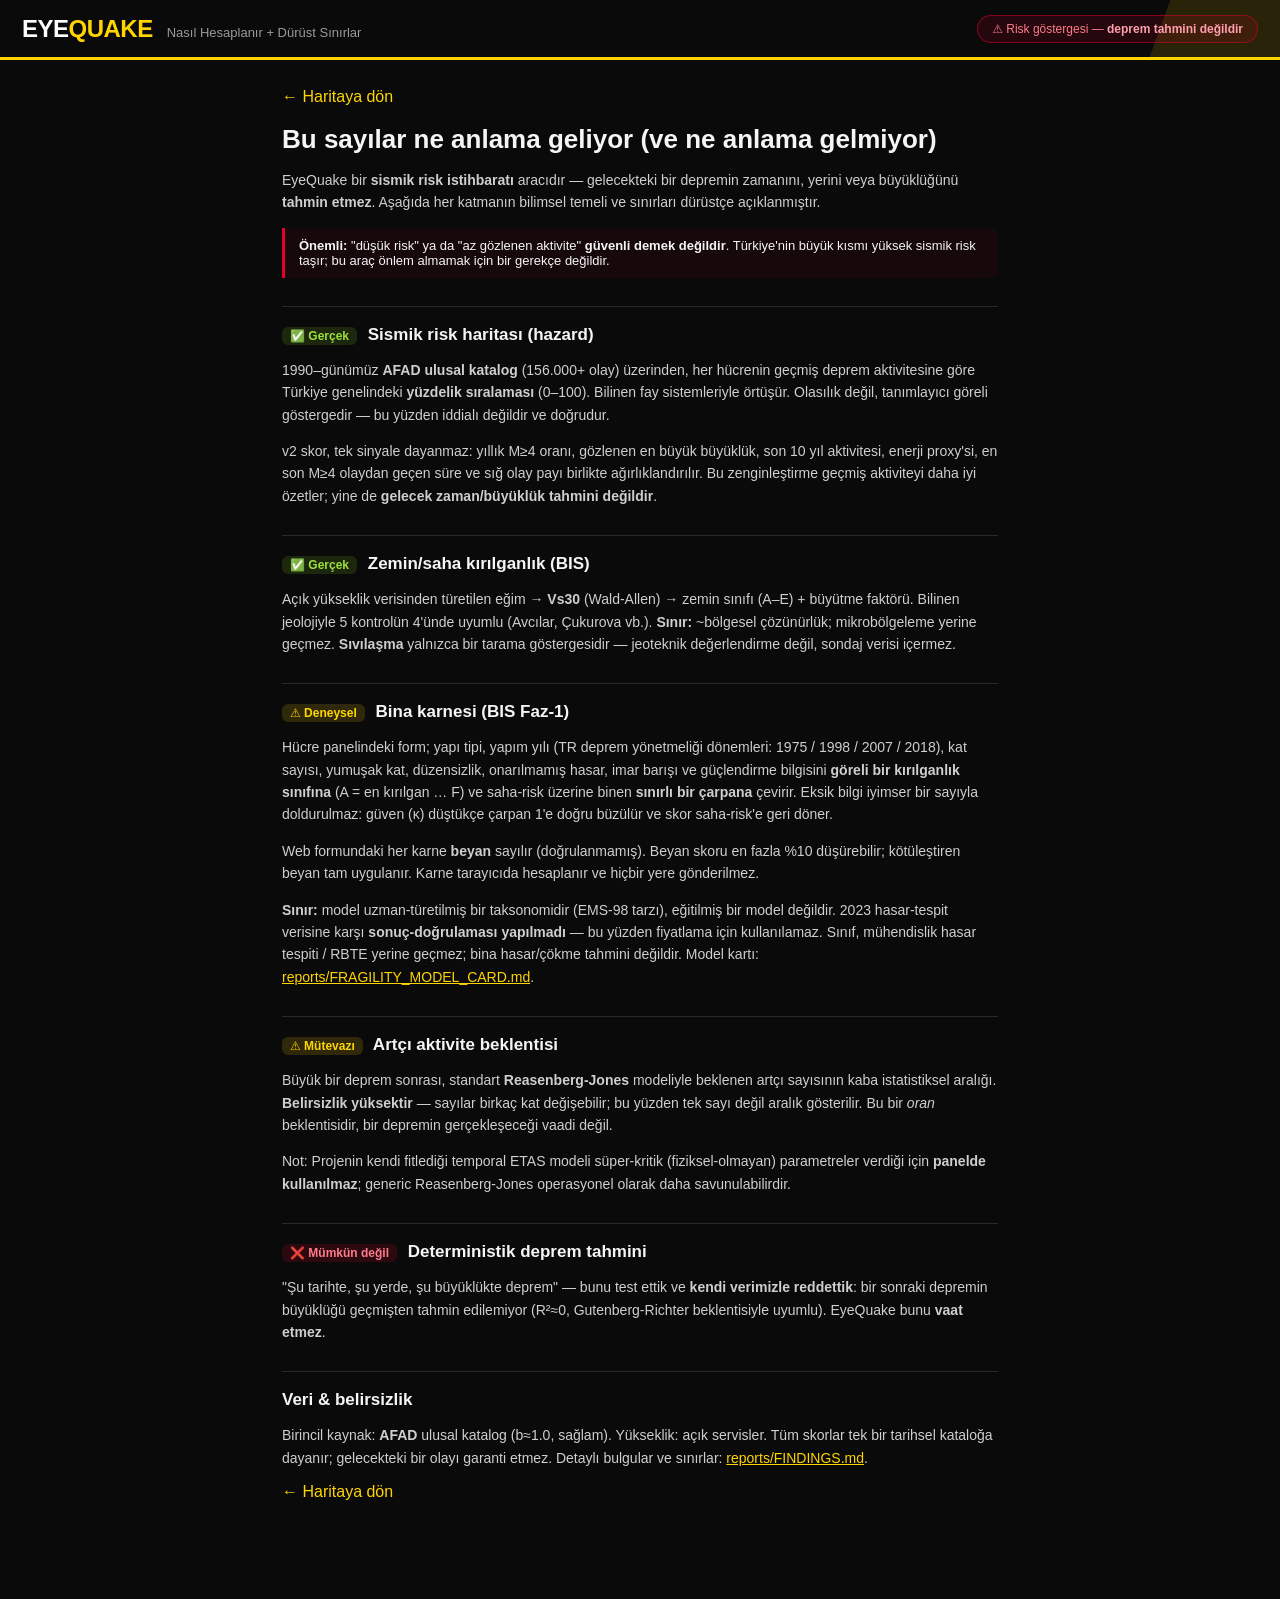
<file: web/methodology.html>
<!DOCTYPE html>
<html lang="tr">
<head>
  <meta charset="UTF-8" />
  <meta name="viewport" content="width=device-width, initial-scale=1.0" />
  <title>EyeQuake — Nasıl Hesaplanır + Dürüst Sınırlar</title>
  <link rel="stylesheet" href="./style.css" />
  <style>
    .doc { max-width: 760px; margin: 0 auto; padding: 28px 22px 80px; color: var(--eq-text); }
    .doc h1 { font-size: 26px; margin: 0 0 6px; }
    .doc h2 { font-size: 17px; margin: 28px 0 8px; border-top: 1px solid #2a2a2a; padding-top: 18px; }
    .doc p, .doc li { color: #cfcfcf; font-size: 14px; line-height: 1.6; }
    .doc .tag { display: inline-block; font-size: 12px; font-weight: 700; padding: 2px 8px;
      border-radius: 6px; margin-right: 6px; }
    .ok { background: rgba(126,203,32,0.15); color: #9be23a; }
    .mid { background: rgba(255,213,0,0.15); color: var(--eq-yellow); }
    .no { background: rgba(229,0,43,0.15); color: #ff7a8c; }
    .doc a { color: var(--eq-yellow); }
    .back { display: inline-block; margin-bottom: 18px; color: var(--eq-yellow); text-decoration: none; }
    .warn { border-left: 3px solid var(--eq-red); padding: 10px 14px; background: rgba(229,0,43,0.06);
      font-size: 13px; border-radius: 0 8px 8px 0; margin: 12px 0; }
  </style>
</head>
<body>
  <header class="topbar">
    <div class="brand">
      <span class="logo">EYE<span class="logo-accent">QUAKE</span></span>
      <span class="tagline">Nasıl Hesaplanır + Dürüst Sınırlar</span>
    </div>
    <div class="disclaimer-pill">⚠ Risk göstergesi — <strong>deprem tahmini değildir</strong></div>
  </header>

  <main class="doc">
    <a class="back" href="./index.html">← Haritaya dön</a>
    <h1>Bu sayılar ne anlama geliyor (ve ne anlama gelmiyor)</h1>
    <p>EyeQuake bir <strong>sismik risk istihbaratı</strong> aracıdır — gelecekteki bir
       depremin zamanını, yerini veya büyüklüğünü <strong>tahmin etmez</strong>. Aşağıda her
       katmanın bilimsel temeli ve sınırları dürüstçe açıklanmıştır.</p>

    <div class="warn"><strong>Önemli:</strong> "düşük risk" ya da "az gözlenen aktivite"
       <strong>güvenli demek değildir</strong>. Türkiye'nin büyük kısmı yüksek sismik risk
       taşır; bu araç önlem almamak için bir gerekçe değildir.</div>

    <h2><span class="tag ok">✅ Gerçek</span> Sismik risk haritası (hazard)</h2>
    <p>1990–günümüz <strong>AFAD ulusal katalog</strong> (156.000+ olay) üzerinden, her
       hücrenin geçmiş deprem aktivitesine göre Türkiye genelindeki <strong>yüzdelik
       sıralaması</strong> (0–100). Bilinen fay sistemleriyle örtüşür. Olasılık değil,
       tanımlayıcı göreli göstergedir — bu yüzden iddialı değildir ve doğrudur.</p>
    <p>v2 skor, tek sinyale dayanmaz: yıllık M≥4 oranı, gözlenen en büyük büyüklük,
       son 10 yıl aktivitesi, enerji proxy'si, en son M≥4 olaydan geçen süre ve sığ
       olay payı birlikte ağırlıklandırılır. Bu zenginleştirme geçmiş aktiviteyi daha
       iyi özetler; yine de <strong>gelecek zaman/büyüklük tahmini değildir</strong>.</p>

    <h2><span class="tag ok">✅ Gerçek</span> Zemin/saha kırılganlık (BIS)</h2>
    <p>Açık yükseklik verisinden türetilen eğim → <strong>Vs30</strong> (Wald-Allen) →
       zemin sınıfı (A–E) + büyütme faktörü. Bilinen jeolojiyle 5 kontrolün 4'ünde uyumlu
       (Avcılar, Çukurova vb.). <strong>Sınır:</strong> ~bölgesel çözünürlük; mikrobölgeleme
       yerine geçmez. <strong>Sıvılaşma</strong> yalnızca bir tarama göstergesidir —
       jeoteknik değerlendirme değil, sondaj verisi içermez.</p>

    <h2><span class="tag mid">⚠️ Deneysel</span> Bina karnesi (BIS Faz-1)</h2>
    <p>Hücre panelindeki form; yapı tipi, yapım yılı (TR deprem yönetmeliği dönemleri:
       1975 / 1998 / 2007 / 2018), kat sayısı, yumuşak kat, düzensizlik, onarılmamış hasar,
       imar barışı ve güçlendirme bilgisini <strong>göreli bir kırılganlık sınıfına</strong>
       (A = en kırılgan … F) ve saha-risk üzerine binen <strong>sınırlı bir çarpana</strong>
       çevirir. Eksik bilgi iyimser bir sayıyla doldurulmaz: güven (κ) düştükçe çarpan 1'e
       doğru büzülür ve skor saha-risk'e geri döner.</p>
    <p>Web formundaki her karne <strong>beyan</strong> sayılır (doğrulanmamış). Beyan skoru en
       fazla %10 düşürebilir; kötüleştiren beyan tam uygulanır. Karne tarayıcıda hesaplanır ve
       hiçbir yere gönderilmez.</p>
    <p><strong>Sınır:</strong> model uzman-türetilmiş bir taksonomidir (EMS-98 tarzı), eğitilmiş
       bir model değildir. 2023 hasar-tespit verisine karşı <strong>sonuç-doğrulaması yapılmadı</strong>
       — bu yüzden fiyatlama için kullanılamaz. Sınıf, mühendislik hasar tespiti / RBTE yerine
       geçmez; bina hasar/çökme tahmini değildir. Model kartı:
       <a href="https://github.com/Miraakbutnotded/Eyequake/blob/main/reports/FRAGILITY_MODEL_CARD.md"
          target="_blank">reports/FRAGILITY_MODEL_CARD.md</a>.</p>

    <h2><span class="tag mid">⚠️ Mütevazı</span> Artçı aktivite beklentisi</h2>
    <p>Büyük bir deprem sonrası, standart <strong>Reasenberg-Jones</strong> modeliyle
       beklenen artçı sayısının kaba istatistiksel aralığı. <strong>Belirsizlik yüksektir</strong>
       — sayılar birkaç kat değişebilir; bu yüzden tek sayı değil aralık gösterilir. Bu bir
       <em>oran</em> beklentisidir, bir depremin gerçekleşeceği vaadi değil.</p>
    <p>Not: Projenin kendi fitlediği temporal ETAS modeli süper-kritik (fiziksel-olmayan)
       parametreler verdiği için <strong>panelde kullanılmaz</strong>; generic Reasenberg-Jones
       operasyonel olarak daha savunulabilirdir.</p>

    <h2><span class="tag no">❌ Mümkün değil</span> Deterministik deprem tahmini</h2>
    <p>"Şu tarihte, şu yerde, şu büyüklükte deprem" — bunu test ettik ve <strong>kendi verimizle
       reddettik</strong>: bir sonraki depremin büyüklüğü geçmişten tahmin edilemiyor (R²≈0,
       Gutenberg-Richter beklentisiyle uyumlu). EyeQuake bunu <strong>vaat etmez</strong>.</p>

    <h2>Veri & belirsizlik</h2>
    <p>Birincil kaynak: <strong>AFAD</strong> ulusal katalog (b≈1.0, sağlam). Yükseklik:
       açık servisler. Tüm skorlar tek bir tarihsel kataloğa dayanır; gelecekteki bir olayı
       garanti etmez. Detaylı bulgular ve sınırlar:
       <a href="https://github.com/Miraakbutnotded/Eyequake/blob/main/reports/FINDINGS.md"
          target="_blank">reports/FINDINGS.md</a>.</p>

    <a class="back" href="./index.html">← Haritaya dön</a>
  </main>
</body>
</html>
</file>
<file: web/style.css>
:root {
  --eq-yellow: #ffd500;
  --eq-black: #0a0a0a;
  --eq-ink: #161616;
  --eq-red: #e5002b;
  --eq-text: #f5f5f5;
  --eq-muted: #9a9a9a;
  --panel-w: 360px;
  --bar-h: 60px;
  --foot-h: 34px;
  font-family: "Inter", "Helvetica Neue", Arial, system-ui, sans-serif;
}

* { box-sizing: border-box; }
html, body { margin: 0; height: 100%; background: var(--eq-black); color: var(--eq-text); }

/* --- Top bar (siyah + sarı diyagonal aksan) --- */
.topbar {
  height: var(--bar-h);
  display: flex; align-items: center; justify-content: space-between;
  padding: 0 22px;
  background: var(--eq-black);
  border-bottom: 3px solid var(--eq-yellow);
  position: relative; overflow: hidden;
}
.topbar::after {
  content: ""; position: absolute; right: -40px; top: 0; bottom: 0; width: 160px;
  background: var(--eq-yellow); transform: skewX(-20deg); opacity: 0.12;
}
.brand { display: flex; align-items: baseline; gap: 14px; }
.logo { font-size: 24px; font-weight: 800; letter-spacing: -0.5px; color: #fff; }
.logo-accent { color: var(--eq-yellow); }
.tagline { font-size: 13px; color: var(--eq-muted); font-weight: 500; }
.disclaimer-pill {
  background: rgba(229, 0, 43, 0.12); color: #ff7a8c;
  border: 1px solid rgba(229, 0, 43, 0.5); border-radius: 999px;
  padding: 6px 14px; font-size: 12px; z-index: 1;
}
.disclaimer-pill strong { color: #ff9fad; }

/* --- Layout --- */
.layout { display: flex; height: calc(100% - var(--bar-h) - var(--foot-h)); }
#map { flex: 1; background: #1a1a1a; }

/* --- Panel --- */
.panel {
  width: var(--panel-w); background: var(--eq-ink);
  border-left: 1px solid #2a2a2a; padding: 22px; overflow-y: auto;
}
.panel-empty h2 { margin: 4px 0 12px; font-size: 20px; }
.panel-empty p { color: #cfcfcf; font-size: 14px; line-height: 1.55; }
.muted { color: var(--eq-muted) !important; }
.hidden { display: none; }

.score-block { text-align: center; margin-bottom: 22px; }
.score-label { font-size: 12px; text-transform: uppercase; letter-spacing: 1px; color: var(--eq-muted); }
.score-value { font-size: 64px; font-weight: 800; line-height: 1.05; margin: 4px 0; }
.score-bar { height: 8px; background: #2a2a2a; border-radius: 999px; overflow: hidden; }
.score-fill { height: 100%; width: 0; border-radius: 999px; transition: width 0.3s ease; }
.score-band { margin-top: 8px; font-weight: 700; font-size: 14px; }

.metrics { margin: 0; display: grid; gap: 1px; background: #2a2a2a;
  border: 1px solid #2a2a2a; border-radius: 10px; overflow: hidden; }
.metrics > div { display: flex; justify-content: space-between; align-items: center;
  background: var(--eq-ink); padding: 11px 14px; }
.metrics dt { color: var(--eq-muted); font-size: 13px; margin: 0; }
.metrics dd { margin: 0; font-weight: 700; font-size: 14px; }
.note { margin-top: 16px; font-size: 12px; color: var(--eq-muted); line-height: 1.5;
  border-left: 3px solid var(--eq-yellow); padding-left: 12px; }

/* --- Footer --- */
.bottombar {
  height: var(--foot-h); display: flex; align-items: center; justify-content: space-between;
  padding: 0 18px; font-size: 11.5px; color: var(--eq-muted);
  background: var(--eq-black); border-top: 1px solid #222;
}

/* --- Legend --- */
.legend {
  background: rgba(12,12,12,0.9); color: var(--eq-text); padding: 10px 12px;
  border-radius: 10px; border: 1px solid #333; font-size: 12px; line-height: 1.7;
}
.legend b { display: block; margin-bottom: 6px; font-size: 11px; letter-spacing: 0.5px;
  text-transform: uppercase; color: var(--eq-muted); }
.legend i { width: 14px; height: 14px; display: inline-block; margin-right: 8px;
  border-radius: 3px; vertical-align: -2px; }

.leaflet-popup-content-wrapper { background: var(--eq-ink); color: var(--eq-text);
  border: 1px solid var(--eq-yellow); }
.leaflet-popup-tip { background: var(--eq-yellow); }

/* --- Layer toggle button --- */
.layer-toggles { display: flex; gap: 8px; z-index: 1; }
.layer-btn {
  background: transparent; border: 1px solid #333; color: var(--eq-muted);
  border-radius: 999px; padding: 6px 14px; font-size: 12px; cursor: pointer;
  display: flex; align-items: center; gap: 7px; white-space: nowrap;
  transition: border-color 0.2s, color 0.2s;
}
.layer-btn:hover { border-color: var(--eq-yellow); color: var(--eq-text); }
.layer-btn.active { border-color: #7ecb20; color: var(--eq-text); }
.layer-btn:disabled { opacity: 0.5; cursor: default; }

/* --- Metrik seçici (BIS katmanları) --- */
.metric-group { display: flex; border: 1px solid #333; border-radius: 999px; overflow: hidden; }
.metric-btn {
  background: transparent; border: none; color: var(--eq-muted);
  padding: 6px 12px; font-size: 12px; cursor: pointer; white-space: nowrap;
  border-right: 1px solid #333; transition: background 0.15s, color 0.15s;
}
.metric-btn:last-child { border-right: none; }
.metric-btn:hover { color: var(--eq-text); }
.metric-btn.active { background: var(--eq-yellow); color: #000; font-weight: 700; }

.site-title {
  margin: 16px 0 8px; font-size: 11px; text-transform: uppercase; letter-spacing: 1px;
  color: var(--eq-muted); border-top: 1px solid #2a2a2a; padding-top: 14px;
}
.legend-note { font-size: 10px; color: var(--eq-muted); font-style: italic; }

.live-dot {
  width: 7px; height: 7px; border-radius: 50%; background: #7ecb20; flex-shrink: 0;
  animation: live-pulse 1.6s ease-in-out infinite;
}
@keyframes live-pulse {
  0%, 100% { opacity: 1; }
  50%       { opacity: 0.2; }
}

/* --- Recent event panel --- */
.event-header { display: flex; align-items: center; gap: 14px; margin-bottom: 18px; }
.event-mag    { font-size: 46px; font-weight: 800; line-height: 1; min-width: 80px; }
.event-info   { flex: 1; overflow: hidden; }
.event-place  { font-size: 13px; font-weight: 600; line-height: 1.35; margin-bottom: 3px; }
.event-time   { font-size: 12px; color: var(--eq-muted); }

/* --- ETAS forecast block --- */
.etas-block { margin-top: 18px; }
.etas-title {
  font-size: 11px; text-transform: uppercase; letter-spacing: 1px; color: var(--eq-muted);
  border-top: 1px solid #2a2a2a; padding-top: 14px; margin-bottom: 8px;
}
.etas-table { border: 1px solid #2a2a2a; border-radius: 8px; overflow: hidden; margin-bottom: 6px; }
.etas-row   { display: grid; grid-template-columns: 2fr 1fr 1fr 1fr; }
.etas-row + .etas-row { border-top: 1px solid #2a2a2a; }
.etas-row span { padding: 9px 10px; font-size: 13px; font-weight: 700; text-align: right; background: var(--eq-ink); }
.etas-row span:first-child { text-align: left; }
.etas-head span { background: #1d1d1d; font-size: 11px; font-weight: 500; color: var(--eq-muted); }
.etas-dim { color: var(--eq-muted) !important; font-weight: 500 !important; }
.etas-rem { color: var(--eq-yellow) !important; }

.etas-prog-wrap  { background: #2a2a2a; height: 4px; border-radius: 2px; margin: 4px 0 2px; }
.etas-prog-fill  { height: 100%; background: var(--eq-yellow); border-radius: 2px; }
.etas-prog-label { font-size: 11px; color: var(--eq-muted); text-align: right; margin-bottom: 4px; }
.etas-caption { font-size: 11px; color: var(--eq-muted); margin: 6px 0 2px; line-height: 1.4; }
.etas-details { font-size: 11px; color: var(--eq-muted); margin-top: 6px; line-height: 1.5; }
.etas-details summary { cursor: pointer; color: var(--eq-yellow); margin-bottom: 4px; }
.etas-details a, .note a { color: var(--eq-yellow); text-decoration: none; }
.etas-details a:hover, .note a:hover { text-decoration: underline; }

/* --- Back button --- */
.back-btn {
  margin-top: 18px; width: 100%; background: transparent;
  border: 1px solid #2a2a2a; color: var(--eq-muted);
  border-radius: 8px; padding: 9px; font-size: 13px; cursor: pointer;
  transition: border-color 0.2s, color 0.2s;
}
.back-btn:hover { border-color: var(--eq-yellow); color: var(--eq-text); }

/* --- Bina karnesi (BIS Faz-1) --- */
.bis-card { margin-top: 16px; border: 1px solid #2a2a2a; border-radius: 10px; padding: 0 14px; }
.bis-card[open] { padding-bottom: 14px; }
.bis-card summary {
  cursor: pointer; padding: 12px 0; font-size: 13px; font-weight: 700; color: var(--eq-yellow);
}
.bis-tag {
  margin-left: 6px; font-size: 10px; font-weight: 500; color: var(--eq-muted);
  border: 1px solid #333; border-radius: 999px; padding: 1px 7px; vertical-align: 1px;
}
.bis-form { display: grid; grid-template-columns: 1fr 1fr; gap: 10px; }
.bis-form label { display: flex; flex-direction: column; gap: 4px; font-size: 11px; color: var(--eq-muted); }
.bis-wide { grid-column: 1 / -1; }
.bis-form select, .bis-form input {
  background: #0f0f0f; color: var(--eq-text); border: 1px solid #333; border-radius: 6px;
  padding: 7px 8px; font-size: 13px; font-family: inherit; width: 100%;
}
.bis-form select:focus, .bis-form input:focus { outline: none; border-color: var(--eq-yellow); }
.bis-form input:disabled { opacity: 0.4; }
.bis-result { margin-top: 14px; }
.bis-result .metrics > div { gap: 12px; }
.bis-result .metrics dt { flex-shrink: 0; }
.bis-result .metrics dd { text-align: right; font-size: 13px; }
.bis-score { text-align: center; margin-bottom: 12px; }
.bis-value { font-size: 44px; font-weight: 800; line-height: 1.1; }
.bis-from { font-size: 12px; color: var(--eq-muted); }
.bis-msg { font-size: 12px; color: #cfcfcf; line-height: 1.5; margin: 10px 0 0; }
.bis-disclaimer { color: #ff9fad; }
.bis-off { font-size: 12px; color: #ff9fad; margin: 0 0 4px; }
.bis-errors { margin: 0; padding-left: 18px; font-size: 12px; color: #ff9fad; line-height: 1.6; }

@media (max-width: 760px) {
  .layout { flex-direction: column; }
  .panel { width: 100%; max-height: 42%; border-left: none; border-top: 1px solid #2a2a2a; }
  .tagline { display: none; }
  /* disclaimer afet-guvenlik icin mobilde de gorunur kalir (kompakt) */
  .disclaimer-pill { font-size: 10px; padding: 4px 9px; }
  .layer-btn { font-size: 11px; padding: 5px 10px; }
}
</file>
